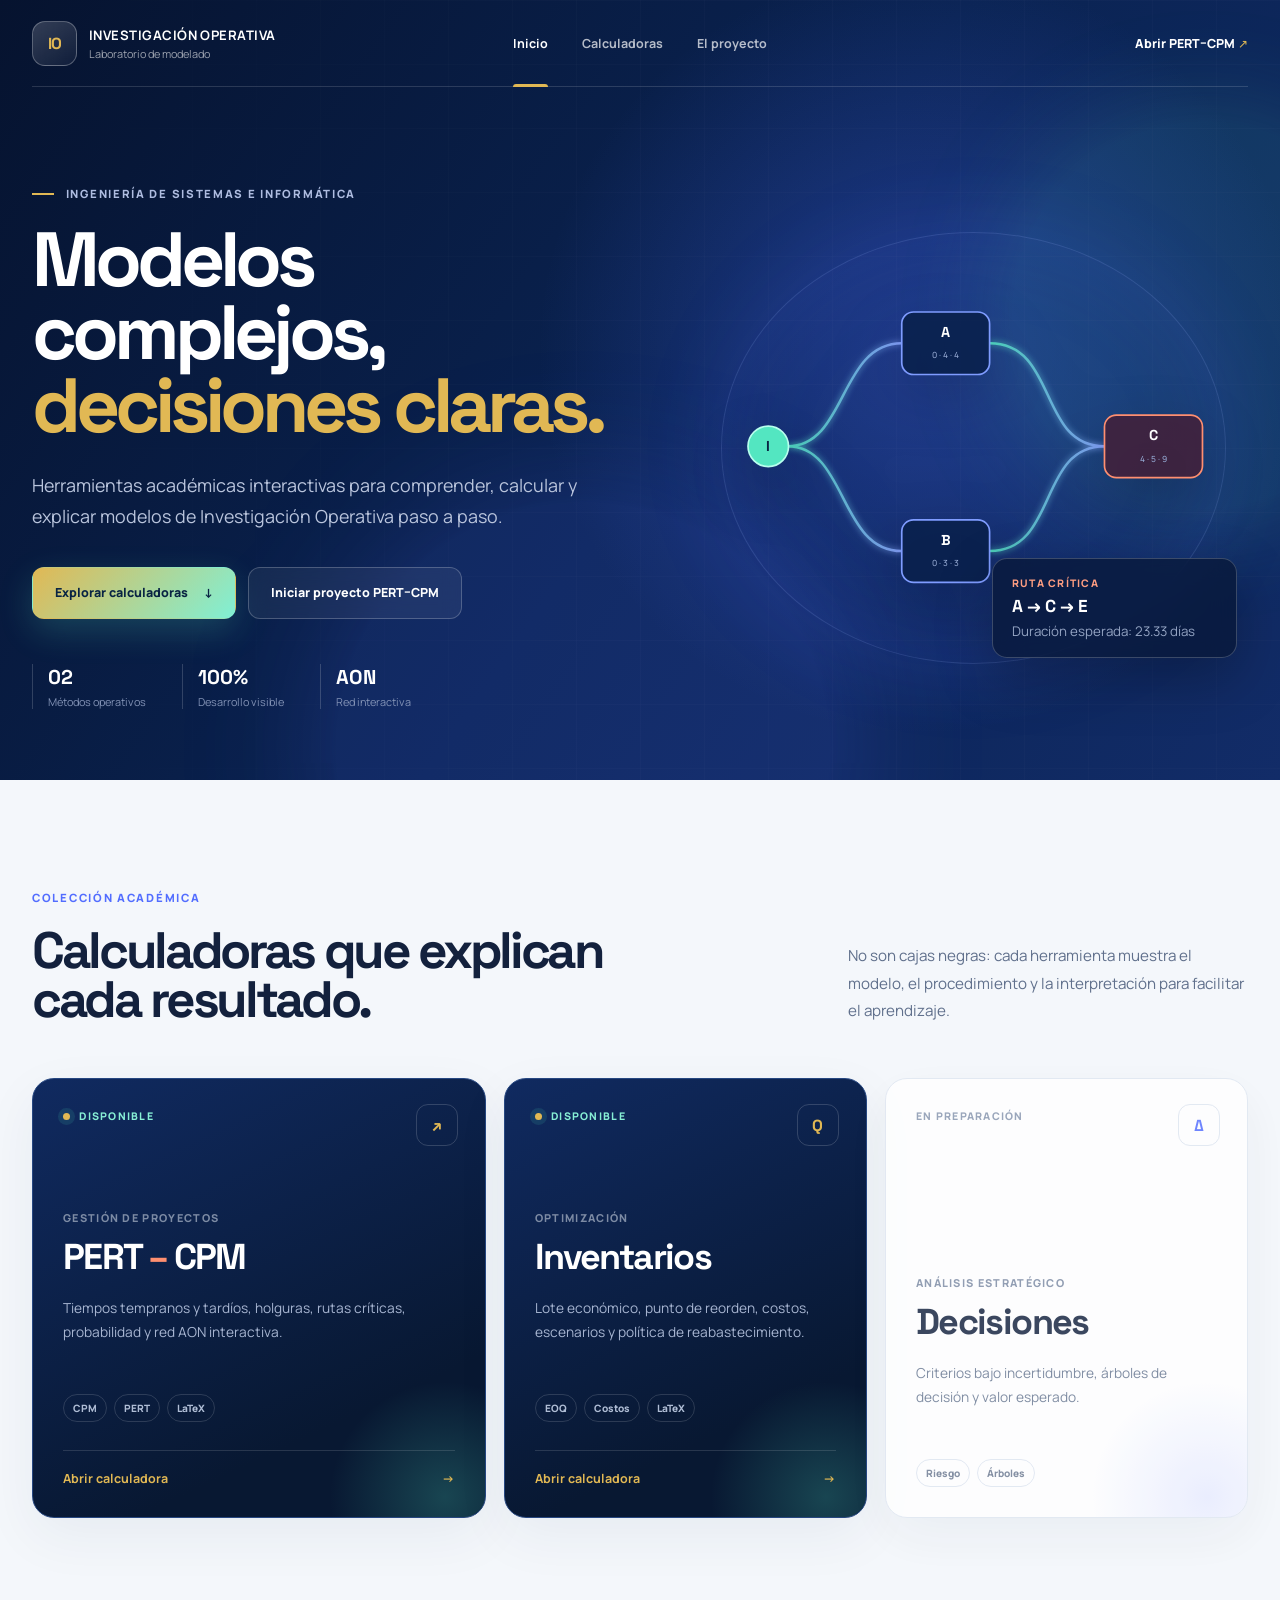
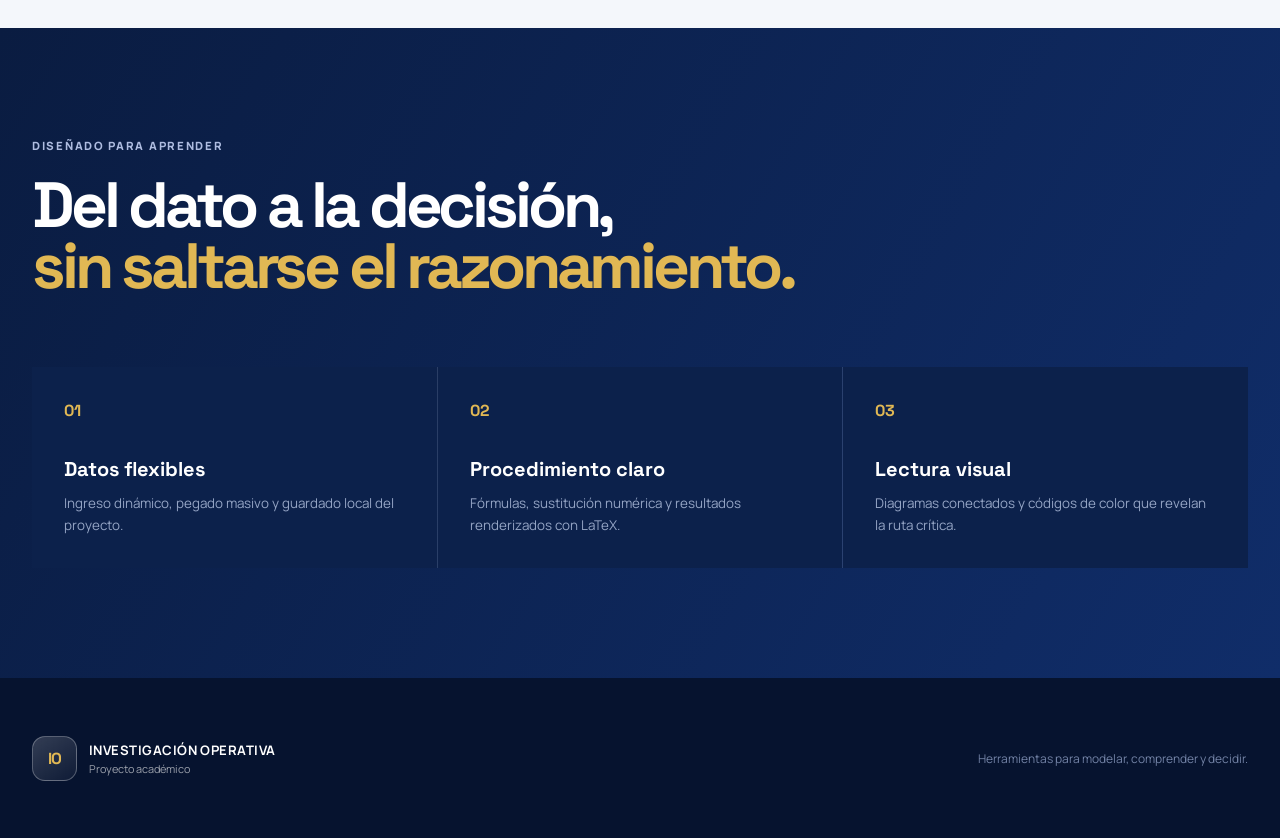
<file: index.html>
<!DOCTYPE html>
<html lang="es">
<head>
  <meta charset="UTF-8">
  <meta name="viewport" content="width=device-width, initial-scale=1.0">
  <meta name="theme-color" content="#071735">
  <title>Laboratorio de Investigación Operativa</title>
  <link rel="preconnect" href="https://fonts.googleapis.com">
  <link rel="preconnect" href="https://fonts.gstatic.com" crossorigin>
  <link href="https://fonts.googleapis.com/css2?family=Manrope:wght@400;500;600;700;800&family=Space+Grotesk:wght@600;700&display=swap" rel="stylesheet">
  <link rel="stylesheet" href="estilos.css">
</head>
<body>
  <header class="cabecera">
    <a class="marca" href="#inicio" aria-label="Ir al inicio">
      <span class="marca-simbolo" aria-hidden="true">IO</span>
      <span><strong>Investigación Operativa</strong><small>Laboratorio de modelado</small></span>
    </a>
    <nav aria-label="Navegación principal">
      <a class="activo" href="#inicio">Inicio</a>
      <a href="#calculadoras">Calculadoras</a>
      <a href="#proyecto">El proyecto</a>
    </nav>
    <a class="acceso-directo" href="metodos/pert-cpm/index.html">Abrir PERT–CPM <span>↗</span></a>
  </header>

  <main>
    <section id="inicio" class="portada">
      <div class="malla" aria-hidden="true"></div>
      <div class="orbe orbe-uno" aria-hidden="true"></div>
      <div class="orbe orbe-dos" aria-hidden="true"></div>
      <div class="contenido-portada">
        <div class="texto-portada">
          <p class="etiqueta"><span></span> Ingeniería de Sistemas e Informática</p>
          <h1>Modelos complejos,<br><em>decisiones claras.</em></h1>
          <p class="bajada">Herramientas académicas interactivas para comprender, calcular y explicar modelos de Investigación Operativa paso a paso.</p>
          <div class="acciones-portada">
            <a class="boton boton-primario" href="#calculadoras">Explorar calculadoras <span>↓</span></a>
            <a class="boton boton-secundario" href="metodos/pert-cpm/index.html">Iniciar proyecto PERT–CPM</a>
          </div>
          <dl class="metricas">
            <div><dt>02</dt><dd>Métodos operativos</dd></div>
            <div><dt>100%</dt><dd>Desarrollo visible</dd></div>
            <div><dt>AON</dt><dd>Red interactiva</dd></div>
          </dl>
        </div>

        <div class="visual-portada" aria-label="Vista previa de una red de proyecto">
          <div class="halo"></div>
          <svg viewBox="0 0 650 500" role="img" aria-label="Actividades conectadas de un proyecto">
            <defs>
              <linearGradient id="linea" x1="0" x2="1"><stop stop-color="#53e6c1"/><stop offset="1" stop-color="#8ca6ff"/></linearGradient>
              <filter id="brillo"><feGaussianBlur stdDeviation="4" result="b"/><feMerge><feMergeNode in="b"/><feMergeNode in="SourceGraphic"/></feMerge></filter>
            </defs>
            <g class="conexiones" fill="none" stroke="url(#linea)" stroke-width="3">
              <path d="M105 248 C175 248 166 126 240 126"/><path d="M105 248 C175 248 166 372 240 372"/><path d="M344 126 C425 126 401 248 480 248"/><path d="M344 372 C425 372 401 248 480 248"/>
            </g>
            <g class="nodo nodo-inicio"><circle cx="82" cy="248" r="24"/><text x="82" y="254">I</text></g>
            <g class="nodo"><rect x="240" y="89" width="104" height="74" rx="14"/><text x="292" y="119">A</text><text class="dato" x="292" y="144">0 · 4 · 4</text></g>
            <g class="nodo"><rect x="240" y="335" width="104" height="74" rx="14"/><text x="292" y="365">B</text><text class="dato" x="292" y="390">0 · 3 · 3</text></g>
            <g class="nodo nodo-critico"><rect x="480" y="211" width="116" height="74" rx="14"/><text x="538" y="241">C</text><text class="dato" x="538" y="266">4 · 5 · 9</text></g>
          </svg>
          <div class="tarjeta-flotante"><span>Ruta crítica</span><strong>A → C → E</strong><small>Duración esperada: 23.33 días</small></div>
        </div>
      </div>
    </section>

    <section id="calculadoras" class="seccion calculadoras">
      <div class="cabecera-seccion">
        <div><p class="etiqueta etiqueta-oscura">Colección académica</p><h2>Calculadoras que explican<br>cada resultado.</h2></div>
        <p>No son cajas negras: cada herramienta muestra el modelo, el procedimiento y la interpretación para facilitar el aprendizaje.</p>
      </div>
      <div class="rejilla-metodos">
        <a class="tarjeta-metodo metodo-activo" href="metodos/pert-cpm/index.html">
          <div class="estado"><span></span> Disponible</div><div class="icono-metodo">↗</div>
          <p>Gestión de proyectos</p><h3>PERT <span>–</span> CPM</h3>
          <p class="descripcion">Tiempos tempranos y tardíos, holguras, rutas críticas, probabilidad y red AON interactiva.</p>
          <div class="caracteristicas"><span>CPM</span><span>PERT</span><span>LaTeX</span></div>
          <strong class="enlace-metodo">Abrir calculadora <span>→</span></strong>
        </a>
        <a class="tarjeta-metodo metodo-activo" href="metodos/inventarios/index.html">
          <div class="estado"><span></span> Disponible</div><div class="icono-metodo">Q</div>
          <p>Optimización</p><h3>Inventarios</h3>
          <p class="descripcion">Lote económico, punto de reorden, costos, escenarios y política de reabastecimiento.</p>
          <div class="caracteristicas"><span>EOQ</span><span>Costos</span><span>LaTeX</span></div>
          <strong class="enlace-metodo">Abrir calculadora <span>→</span></strong>
        </a>
        <article class="tarjeta-metodo metodo-proximo">
          <div class="estado">En preparación</div><div class="icono-metodo">Δ</div>
          <p>Análisis estratégico</p><h3>Decisiones</h3>
          <p class="descripcion">Criterios bajo incertidumbre, árboles de decisión y valor esperado.</p>
          <div class="caracteristicas"><span>Riesgo</span><span>Árboles</span></div>
        </article>
      </div>
    </section>

    <section id="proyecto" class="seccion manifiesto">
      <p class="etiqueta">Diseñado para aprender</p>
      <h2>Del dato a la decisión,<br><em>sin saltarse el razonamiento.</em></h2>
      <div class="pilares">
        <article><span>01</span><h3>Datos flexibles</h3><p>Ingreso dinámico, pegado masivo y guardado local del proyecto.</p></article>
        <article><span>02</span><h3>Procedimiento claro</h3><p>Fórmulas, sustitución numérica y resultados renderizados con LaTeX.</p></article>
        <article><span>03</span><h3>Lectura visual</h3><p>Diagramas conectados y códigos de color que revelan la ruta crítica.</p></article>
      </div>
    </section>
  </main>

  <footer>
    <div class="marca marca-pie"><span class="marca-simbolo">IO</span><span><strong>Investigación Operativa</strong><small>Proyecto académico</small></span></div>
    <p>Herramientas para modelar, comprender y decidir.</p>
  </footer>
</body>
</html>
</file>
<file: estilos.css>
:root {
  font-family: "Manrope", sans-serif;
  color: #13213d;
  background: #f4f7fb;
  font-synthesis: none;
  --noche: #071735;
  --indigo: #526dff;
  --menta: #e1b854;
  --tinta: #13213d;
  --suave: #60708c;
  --borde: #dfe6f1;
}

* { box-sizing: border-box; }
html { scroll-behavior: smooth; }
body { margin: 0; min-width: 320px; background: #f4f7fb; }
a { color: inherit; }

.cabecera {
  position: absolute;
  z-index: 10;
  top: 0;
  left: 50%;
  display: grid;
  width: min(1440px, calc(100% - 64px));
  min-height: 86px;
  grid-template-columns: 1fr auto 1fr;
  align-items: center;
  border-bottom: 1px solid rgba(255, 255, 255, .14);
  color: #fff;
  transform: translateX(-50%);
}

.marca { display: inline-flex; align-items: center; gap: 12px; text-decoration: none; }
.marca-simbolo {
  display: grid;
  width: 45px;
  height: 45px;
  place-items: center;
  border: 1px solid rgba(255, 255, 255, .28);
  border-radius: 13px;
  background: linear-gradient(145deg, rgba(255, 255, 255, .18), rgba(255, 255, 255, .04));
  color: var(--menta);
  font-family: "Space Grotesk", sans-serif;
  font-weight: 700;
  letter-spacing: -.04em;
}
.marca > span:last-child { display: grid; gap: 2px; }
.marca strong { font-size: .82rem; letter-spacing: .035em; text-transform: uppercase; }
.marca small { color: rgba(255, 255, 255, .6); font-size: .68rem; }
.cabecera nav { display: flex; height: 86px; align-items: stretch; gap: 34px; }
.cabecera nav a {
  position: relative;
  display: flex;
  align-items: center;
  color: rgba(255, 255, 255, .7);
  font-size: .78rem;
  font-weight: 700;
  text-decoration: none;
}
.cabecera nav a:hover, .cabecera nav a.activo { color: #fff; }
.cabecera nav a.activo::after {
  position: absolute;
  right: 0;
  bottom: -1px;
  left: 0;
  height: 3px;
  border-radius: 999px 999px 0 0;
  background: var(--menta);
  content: "";
}
.acceso-directo { justify-self: end; color: #fff; font-size: .78rem; font-weight: 800; text-decoration: none; }
.acceso-directo span { color: var(--menta); }

.portada {
  position: relative;
  min-height: 780px;
  overflow: hidden;
  background: radial-gradient(circle at 72% 45%, rgba(75, 108, 255, .34), transparent 24rem), linear-gradient(125deg, #06132f 0%, #0a2352 53%, #122c68 100%);
  color: #fff;
}
.malla {
  position: absolute;
  inset: 0;
  opacity: .22;
  background-image: linear-gradient(rgba(255, 255, 255, .08) 1px, transparent 1px), linear-gradient(90deg, rgba(255, 255, 255, .08) 1px, transparent 1px);
  background-size: 64px 64px;
  mask-image: linear-gradient(90deg, transparent, black 45%, black);
}
.orbe { position: absolute; border-radius: 50%; filter: blur(2px); }
.orbe-uno { top: 120px; right: -120px; width: 390px; height: 390px; background: rgba(83, 230, 193, .09); box-shadow: 0 0 120px rgba(83, 230, 193, .2); }
.orbe-dos { bottom: -220px; left: 26%; width: 500px; height: 500px; background: rgba(82, 109, 255, .12); box-shadow: 0 0 150px rgba(82, 109, 255, .25); }
.contenido-portada {
  position: relative;
  z-index: 1;
  display: grid;
  width: min(1320px, calc(100% - 64px));
  min-height: 780px;
  margin: auto;
  padding-top: 115px;
  grid-template-columns: minmax(0, 1.05fr) minmax(440px, .95fr);
  align-items: center;
  gap: 60px;
}
.etiqueta { margin: 0 0 22px; color: #aebce0; font-size: .71rem; font-weight: 800; letter-spacing: .15em; text-transform: uppercase; }
.etiqueta span { display: inline-block; width: 22px; height: 2px; margin: 0 8px 3px 0; background: var(--menta); }
.texto-portada h1, .cabecera-seccion h2, .manifiesto h2 {
  margin: 0;
  font-family: "Space Grotesk", sans-serif;
  font-size: clamp(3.4rem, 6vw, 6.4rem);
  letter-spacing: -.065em;
  line-height: .95;
}
.texto-portada h1 em, .manifiesto h2 em { color: var(--menta); font-style: normal; }
.bajada { max-width: 650px; margin: 28px 0 0; color: #b9c4dc; font-size: clamp(1rem, 1.4vw, 1.15rem); line-height: 1.75; }
.acciones-portada { display: flex; gap: 12px; flex-wrap: wrap; margin-top: 34px; }
.boton { display: inline-flex; min-height: 52px; align-items: center; justify-content: center; gap: 16px; padding: 0 22px; border: 1px solid transparent; border-radius: 12px; font-size: .78rem; font-weight: 800; text-decoration: none; transition: .2s ease; }
.boton:hover { transform: translateY(-2px); }
.boton-primario { background: linear-gradient(135deg, var(--menta), #80f0d5); color: #092443; box-shadow: 0 12px 34px rgba(83, 230, 193, .2); }
.boton-secundario { border-color: rgba(255, 255, 255, .22); background: rgba(255, 255, 255, .06); color: #fff; backdrop-filter: blur(10px); }
.metricas { display: flex; gap: 36px; margin: 45px 0 0; }
.metricas div { padding-left: 15px; border-left: 1px solid rgba(255, 255, 255, .17); }
.metricas dt { font-family: "Space Grotesk", sans-serif; font-size: 1.25rem; font-weight: 700; }
.metricas dd { margin: 4px 0 0; color: #8292b5; font-size: .68rem; }

.visual-portada { position: relative; min-height: 540px; }
.visual-portada .halo { position: absolute; inset: 10% 4%; border: 1px solid rgba(140, 166, 255, .2); border-radius: 50%; box-shadow: inset 0 0 90px rgba(82, 109, 255, .12), 0 0 90px rgba(82, 109, 255, .1); }
.visual-portada svg { position: absolute; inset: 0; width: 100%; height: 100%; filter: drop-shadow(0 22px 30px rgba(0, 0, 0, .2)); }
.conexiones { filter: url(#brillo); opacity: .85; }
.nodo rect, .nodo circle { fill: rgba(10, 32, 76, .88); stroke: #7f9cff; stroke-width: 2; }
.nodo text { fill: #fff; font: 700 17px "Space Grotesk"; text-anchor: middle; }
.nodo text.dato { fill: #94a8d1; font: 500 10px "Manrope"; }
.nodo-inicio circle { fill: #53e6c1; stroke: #b7ffed; }
.nodo-inicio text { fill: #092443; }
.nodo-critico rect { fill: rgba(64, 34, 61, .92); stroke: #ff8f70; }
.tarjeta-flotante { position: absolute; right: 2%; bottom: 11%; display: grid; width: 245px; gap: 5px; padding: 17px 19px; border: 1px solid rgba(255, 255, 255, .2); border-radius: 15px; background: rgba(7, 23, 53, .72); box-shadow: 0 20px 55px rgba(0, 0, 0, .25); backdrop-filter: blur(14px); }
.tarjeta-flotante span { color: #ff9e82; font-size: .65rem; font-weight: 800; letter-spacing: .12em; text-transform: uppercase; }
.tarjeta-flotante strong { font-family: "Space Grotesk"; font-size: 1.08rem; }
.tarjeta-flotante small { color: #93a3c2; }

.seccion { width: min(1320px, calc(100% - 64px)); margin: auto; padding: 110px 0; }
.cabecera-seccion { display: grid; grid-template-columns: 1fr 400px; align-items: end; gap: 40px; }
.etiqueta-oscura { color: var(--indigo); }
.cabecera-seccion h2 { color: var(--tinta); font-size: clamp(2.5rem, 4vw, 4.2rem); }
.cabecera-seccion > p { margin: 0; color: var(--suave); font-size: .95rem; line-height: 1.8; }
.rejilla-metodos { display: grid; grid-template-columns: 1.25fr 1fr 1fr; gap: 18px; margin-top: 54px; }
.tarjeta-metodo { position: relative; display: flex; min-height: 440px; flex-direction: column; overflow: hidden; padding: 30px; border: 1px solid var(--borde); border-radius: 22px; background: #fff; color: var(--tinta); text-decoration: none; box-shadow: 0 18px 55px rgba(23, 43, 80, .06); }
.tarjeta-metodo::after { position: absolute; right: -80px; bottom: -100px; width: 240px; height: 240px; border-radius: 50%; background: radial-gradient(circle, rgba(82, 109, 255, .13), transparent 68%); content: ""; }
.metodo-activo { background: linear-gradient(155deg, #102a60, #081832 75%); color: #fff; border-color: #264781; transition: .22s ease; }
.metodo-activo:hover { transform: translateY(-5px); box-shadow: 0 24px 65px rgba(18, 45, 100, .23); }
.metodo-activo::after { background: radial-gradient(circle, rgba(83, 230, 193, .22), transparent 68%); }
.estado { color: #8795ae; font-size: .66rem; font-weight: 800; letter-spacing: .12em; text-transform: uppercase; }
.metodo-activo .estado { color: #87efd5; }
.estado span { display: inline-block; width: 7px; height: 7px; margin-right: 6px; border-radius: 50%; background: var(--menta); box-shadow: 0 0 0 5px rgba(83, 230, 193, .11); }
.icono-metodo { position: absolute; top: 25px; right: 27px; display: grid; width: 42px; height: 42px; place-items: center; border: 1px solid var(--borde); border-radius: 12px; color: var(--indigo); font-family: "Space Grotesk"; font-weight: 700; }
.metodo-activo .icono-metodo { border-color: rgba(255, 255, 255, .16); color: var(--menta); }
.tarjeta-metodo > p:not(.descripcion) { margin: auto 0 9px; color: #7d8ba4; font-size: .68rem; font-weight: 800; letter-spacing: .12em; text-transform: uppercase; }
.tarjeta-metodo h3 { margin: 0; font-family: "Space Grotesk"; font-size: 2.25rem; letter-spacing: -.045em; }
.tarjeta-metodo h3 span { color: #ff8f70; }
.descripcion { min-height: 76px; margin: 16px 0 22px; color: #687791; font-size: .86rem; line-height: 1.7; }
.metodo-activo .descripcion { color: #a7b5d1; }
.caracteristicas { display: flex; gap: 7px; flex-wrap: wrap; }
.caracteristicas span { padding: 6px 9px; border: 1px solid var(--borde); border-radius: 999px; color: #6d7a91; font-size: .63rem; font-weight: 800; }
.metodo-activo .caracteristicas span { border-color: rgba(255, 255, 255, .14); color: #afbdd5; }
.enlace-metodo { z-index: 1; display: flex; justify-content: space-between; margin-top: 28px; padding-top: 19px; border-top: 1px solid rgba(255, 255, 255, .13); color: var(--menta); font-size: .78rem; }
.metodo-proximo { opacity: .82; }

.manifiesto { width: 100%; padding-right: max(32px, calc((100% - 1320px) / 2)); padding-left: max(32px, calc((100% - 1320px) / 2)); background: linear-gradient(120deg, #0a1c41, #102d69); color: #fff; }
.manifiesto h2 { max-width: 900px; font-size: clamp(2.7rem, 5vw, 5rem); }
.pilares { display: grid; grid-template-columns: repeat(3, 1fr); gap: 1px; margin-top: 70px; background: rgba(255, 255, 255, .12); }
.pilares article { padding: 32px; background: #0c214b; }
.pilares span { color: var(--menta); font-family: "Space Grotesk"; font-weight: 700; }
.pilares h3 { margin: 35px 0 10px; font-family: "Space Grotesk"; font-size: 1.25rem; }
.pilares p { margin: 0; color: #94a4c4; font-size: .84rem; line-height: 1.65; }
footer { display: flex; min-height: 160px; align-items: center; justify-content: space-between; padding: 30px max(32px, calc((100% - 1320px) / 2)); background: #06132f; color: #fff; }
.marca-pie .marca-simbolo { color: var(--menta); }
footer > p { color: #7282a5; font-size: .75rem; }

@media (max-width: 1000px) {
  .cabecera { grid-template-columns: 1fr auto; }
  .cabecera nav { display: none; }
  .contenido-portada { grid-template-columns: 1fr; padding-top: 160px; }
  .visual-portada { min-height: 460px; }
  .cabecera-seccion { grid-template-columns: 1fr; }
  .rejilla-metodos { grid-template-columns: 1fr 1fr; }
  .metodo-activo { grid-column: 1 / -1; }
}

@media (max-width: 650px) {
  .cabecera, .contenido-portada, .seccion { width: min(100% - 30px, 1320px); }
  .cabecera { min-height: 72px; }
  .marca small, .acceso-directo { display: none; }
  .marca-simbolo { width: 39px; height: 39px; }
  .contenido-portada { min-height: auto; padding: 135px 0 70px; }
  .texto-portada h1 { font-size: clamp(2.9rem, 15vw, 4.3rem); }
  .bajada { font-size: .94rem; }
  .acciones-portada .boton { width: 100%; }
  .metricas { gap: 16px; justify-content: space-between; }
  .metricas div { padding-left: 10px; }
  .metricas dd { max-width: 78px; }
  .visual-portada { min-height: 380px; margin-top: 10px; }
  .tarjeta-flotante { right: 0; bottom: 3%; }
  .seccion { padding: 78px 0; }
  .rejilla-metodos, .pilares { grid-template-columns: 1fr; }
  .metodo-activo { grid-column: auto; }
  .tarjeta-metodo { min-height: 390px; }
  .manifiesto { width: 100%; padding-right: 20px; padding-left: 20px; }
  footer { align-items: flex-start; flex-direction: column; gap: 24px; }
}
</file>
